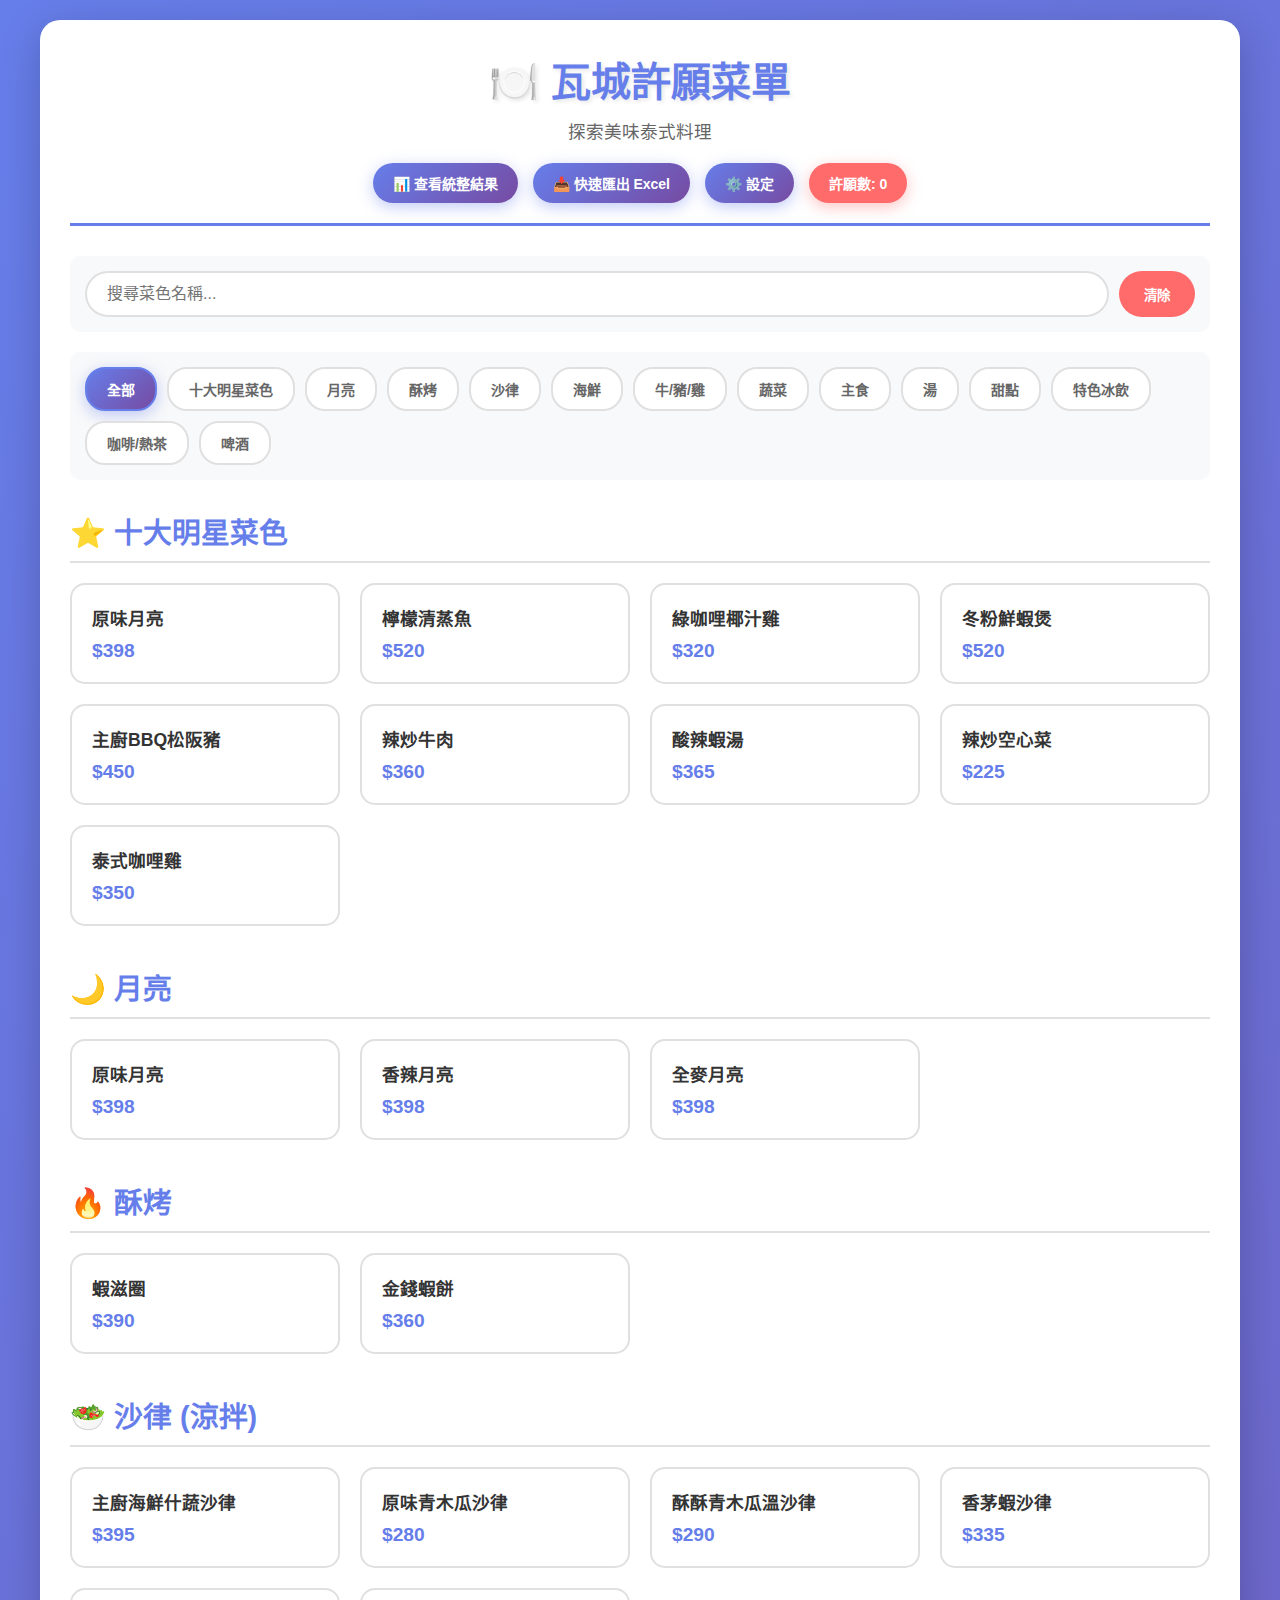
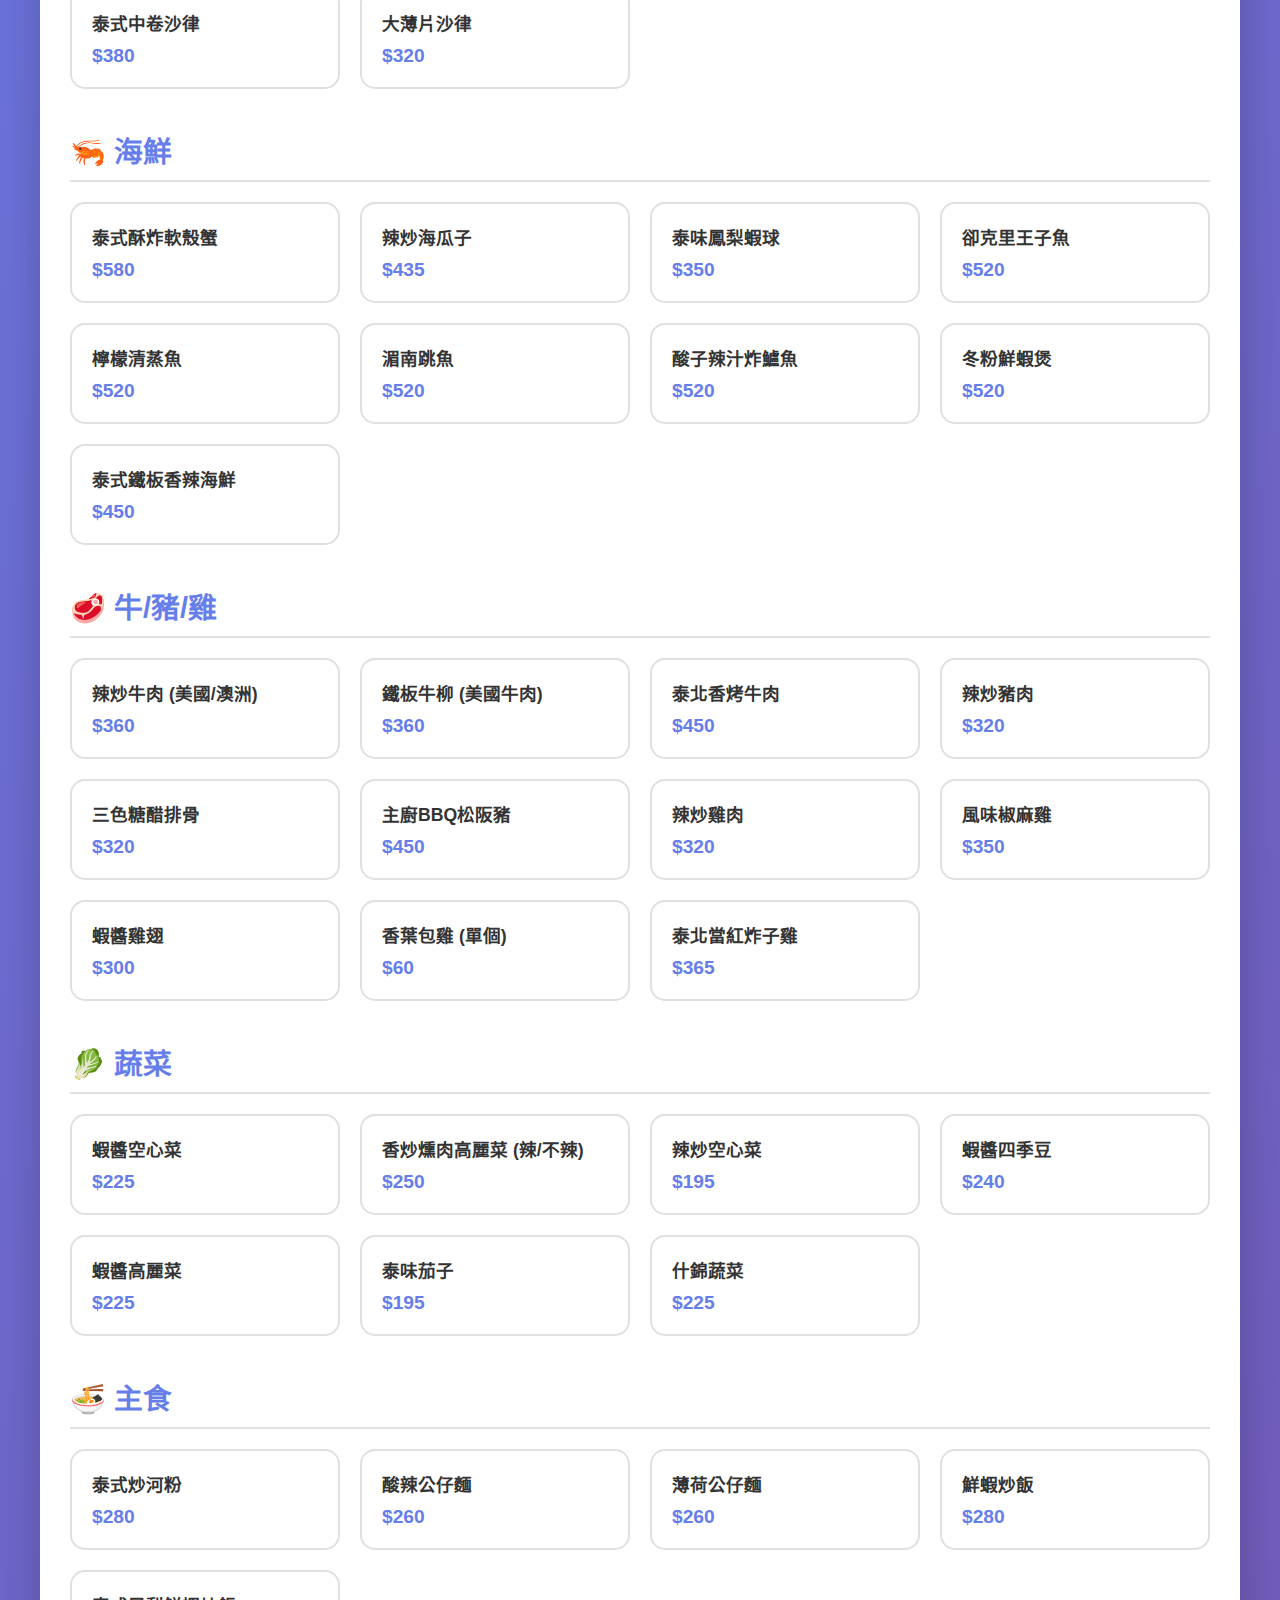
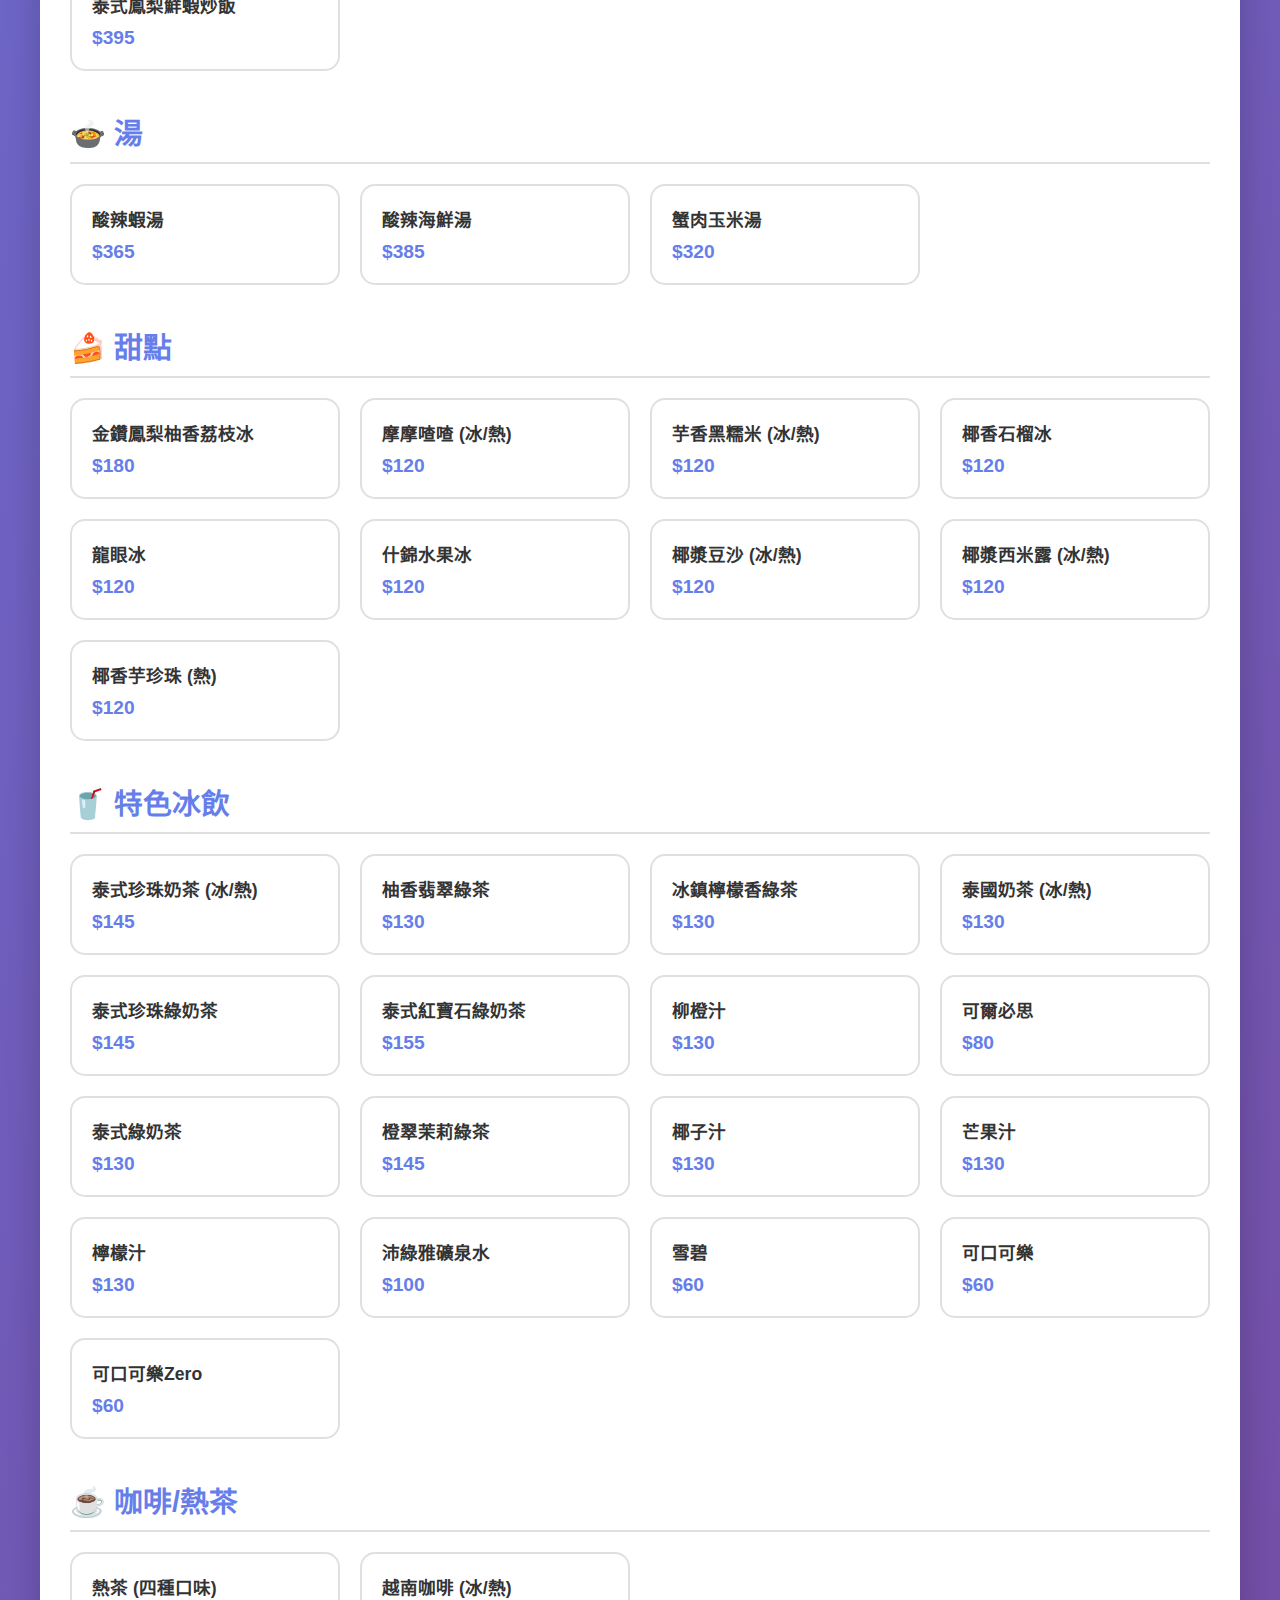
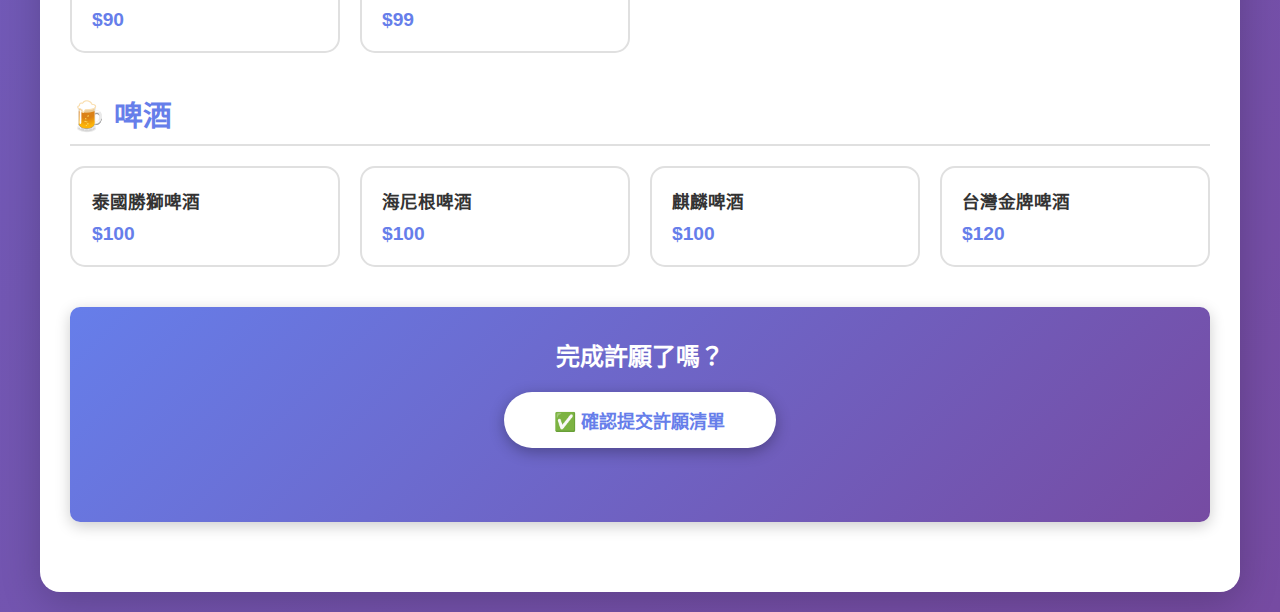
<file: index.html>
<!DOCTYPE html>
<html lang="zh-TW">
<head>
    <meta charset="UTF-8">
    <meta name="viewport" content="width=device-width, initial-scale=1.0">
    <title>瓦城許願菜單</title>
    <link rel="stylesheet" href="styles.css">
</head>
<body>
    <div class="container">
        <header>
            <h1>🍽️ 瓦城許願菜單</h1>
            <p class="subtitle">探索美味泰式料理</p>
            <div class="header-actions">
                <button id="viewSummary" class="summary-btn">📊 查看統整結果</button>
                <button id="quickExport" class="summary-btn">📥 快速匯出 Excel</button>
                <a href="settings.html" class="summary-btn" style="text-decoration: none; display: inline-block;">⚙️ 設定</a>
                <span id="wishCount" class="wish-count">許願數: 0</span>
            </div>
        </header>

        <div class="search-bar">
            <input type="text" id="searchInput" placeholder="搜尋菜色名稱...">
            <button id="clearSearch" class="clear-btn">清除</button>
        </div>

        <div class="category-filter">
            <button class="filter-btn active" data-category="all">全部</button>
            <button class="filter-btn" data-category="十大明星菜色">十大明星菜色</button>
            <button class="filter-btn" data-category="月亮">月亮</button>
            <button class="filter-btn" data-category="酥烤">酥烤</button>
            <button class="filter-btn" data-category="沙律">沙律</button>
            <button class="filter-btn" data-category="海鮮">海鮮</button>
            <button class="filter-btn" data-category="牛/豬/雞">牛/豬/雞</button>
            <button class="filter-btn" data-category="蔬菜">蔬菜</button>
            <button class="filter-btn" data-category="主食">主食</button>
            <button class="filter-btn" data-category="湯">湯</button>
            <button class="filter-btn" data-category="甜點">甜點</button>
            <button class="filter-btn" data-category="特色冰飲">特色冰飲</button>
            <button class="filter-btn" data-category="咖啡/熱茶">咖啡/熱茶</button>
            <button class="filter-btn" data-category="啤酒">啤酒</button>
        </div>

        <div id="menuContainer" class="menu-container">
            <!-- 十大明星菜色 -->
            <section class="menu-section" data-category="十大明星菜色">
                <h2 class="category-title">⭐ 十大明星菜色</h2>
                <div class="menu-grid">
                    <div class="menu-item" data-name="原味月亮" data-price="398">
                        <div class="item-name">原味月亮</div>
                        <div class="item-price">$398</div>
                    </div>
                    <div class="menu-item" data-name="檸檬清蒸魚" data-price="520">
                        <div class="item-name">檸檬清蒸魚</div>
                        <div class="item-price">$520</div>
                    </div>
                    <div class="menu-item" data-name="綠咖哩椰汁雞" data-price="320">
                        <div class="item-name">綠咖哩椰汁雞</div>
                        <div class="item-price">$320</div>
                    </div>
                    <div class="menu-item" data-name="冬粉鮮蝦煲" data-price="520">
                        <div class="item-name">冬粉鮮蝦煲</div>
                        <div class="item-price">$520</div>
                    </div>
                    <div class="menu-item" data-name="主廚BBQ松阪豬" data-price="450">
                        <div class="item-name">主廚BBQ松阪豬</div>
                        <div class="item-price">$450</div>
                    </div>
                    <div class="menu-item" data-name="辣炒牛肉" data-price="360">
                        <div class="item-name">辣炒牛肉</div>
                        <div class="item-price">$360</div>
                    </div>
                    <div class="menu-item" data-name="酸辣蝦湯" data-price="365">
                        <div class="item-name">酸辣蝦湯</div>
                        <div class="item-price">$365</div>
                    </div>
                    <div class="menu-item" data-name="辣炒空心菜" data-price="225">
                        <div class="item-name">辣炒空心菜</div>
                        <div class="item-price">$225</div>
                    </div>
                    <div class="menu-item" data-name="泰式咖哩雞" data-price="350">
                        <div class="item-name">泰式咖哩雞</div>
                        <div class="item-price">$350</div>
                    </div>
                </div>
            </section>

            <!-- 月亮 -->
            <section class="menu-section" data-category="月亮">
                <h2 class="category-title">🌙 月亮</h2>
                <div class="menu-grid">
                    <div class="menu-item" data-name="原味月亮" data-price="398">
                        <div class="item-name">原味月亮</div>
                        <div class="item-price">$398</div>
                    </div>
                    <div class="menu-item" data-name="香辣月亮" data-price="398">
                        <div class="item-name">香辣月亮</div>
                        <div class="item-price">$398</div>
                    </div>
                    <div class="menu-item" data-name="全麥月亮" data-price="398">
                        <div class="item-name">全麥月亮</div>
                        <div class="item-price">$398</div>
                    </div>
                </div>
            </section>

            <!-- 酥烤 -->
            <section class="menu-section" data-category="酥烤">
                <h2 class="category-title">🔥 酥烤</h2>
                <div class="menu-grid">
                    <div class="menu-item" data-name="蝦滋圈" data-price="390">
                        <div class="item-name">蝦滋圈</div>
                        <div class="item-price">$390</div>
                    </div>
                    <div class="menu-item" data-name="金錢蝦餅" data-price="360">
                        <div class="item-name">金錢蝦餅</div>
                        <div class="item-price">$360</div>
                    </div>
                </div>
            </section>

            <!-- 沙律 (涼拌) -->
            <section class="menu-section" data-category="沙律">
                <h2 class="category-title">🥗 沙律 (涼拌)</h2>
                <div class="menu-grid">
                    <div class="menu-item" data-name="主廚海鮮什蔬沙律" data-price="395">
                        <div class="item-name">主廚海鮮什蔬沙律</div>
                        <div class="item-price">$395</div>
                    </div>
                    <div class="menu-item" data-name="原味青木瓜沙律" data-price="280">
                        <div class="item-name">原味青木瓜沙律</div>
                        <div class="item-price">$280</div>
                    </div>
                    <div class="menu-item" data-name="酥酥青木瓜溫沙律" data-price="290">
                        <div class="item-name">酥酥青木瓜溫沙律</div>
                        <div class="item-price">$290</div>
                    </div>
                    <div class="menu-item" data-name="香茅蝦沙律" data-price="335">
                        <div class="item-name">香茅蝦沙律</div>
                        <div class="item-price">$335</div>
                    </div>
                    <div class="menu-item" data-name="泰式中卷沙律" data-price="380">
                        <div class="item-name">泰式中卷沙律</div>
                        <div class="item-price">$380</div>
                    </div>
                    <div class="menu-item" data-name="大薄片沙律" data-price="320">
                        <div class="item-name">大薄片沙律</div>
                        <div class="item-price">$320</div>
                    </div>
                </div>
            </section>

            <!-- 海鮮 -->
            <section class="menu-section" data-category="海鮮">
                <h2 class="category-title">🦐 海鮮</h2>
                <div class="menu-grid">
                    <div class="menu-item" data-name="泰式酥炸軟殼蟹" data-price="580">
                        <div class="item-name">泰式酥炸軟殼蟹</div>
                        <div class="item-price">$580</div>
                    </div>
                    <div class="menu-item" data-name="辣炒海瓜子" data-price="435">
                        <div class="item-name">辣炒海瓜子</div>
                        <div class="item-price">$435</div>
                    </div>
                    <div class="menu-item" data-name="泰味鳳梨蝦球" data-price="350">
                        <div class="item-name">泰味鳳梨蝦球</div>
                        <div class="item-price">$350</div>
                    </div>
                    <div class="menu-item" data-name="卻克里王子魚" data-price="520">
                        <div class="item-name">卻克里王子魚</div>
                        <div class="item-price">$520</div>
                    </div>
                    <div class="menu-item" data-name="檸檬清蒸魚" data-price="520">
                        <div class="item-name">檸檬清蒸魚</div>
                        <div class="item-price">$520</div>
                    </div>
                    <div class="menu-item" data-name="湄南跳魚" data-price="520">
                        <div class="item-name">湄南跳魚</div>
                        <div class="item-price">$520</div>
                    </div>
                    <div class="menu-item" data-name="酸子辣汁炸鱸魚" data-price="520">
                        <div class="item-name">酸子辣汁炸鱸魚</div>
                        <div class="item-price">$520</div>
                    </div>
                    <div class="menu-item" data-name="冬粉鮮蝦煲" data-price="520">
                        <div class="item-name">冬粉鮮蝦煲</div>
                        <div class="item-price">$520</div>
                    </div>
                    <div class="menu-item" data-name="泰式鐵板香辣海鮮" data-price="450">
                        <div class="item-name">泰式鐵板香辣海鮮</div>
                        <div class="item-price">$450</div>
                    </div>
                </div>
            </section>

            <!-- 牛/豬/雞 -->
            <section class="menu-section" data-category="牛/豬/雞">
                <h2 class="category-title">🥩 牛/豬/雞</h2>
                <div class="menu-grid">
                    <div class="menu-item" data-name="辣炒牛肉 (美國/澳洲)" data-price="360">
                        <div class="item-name">辣炒牛肉 (美國/澳洲)</div>
                        <div class="item-price">$360</div>
                    </div>
                    <div class="menu-item" data-name="鐵板牛柳 (美國牛肉)" data-price="360">
                        <div class="item-name">鐵板牛柳 (美國牛肉)</div>
                        <div class="item-price">$360</div>
                    </div>
                    <div class="menu-item" data-name="泰北香烤牛肉" data-price="450">
                        <div class="item-name">泰北香烤牛肉</div>
                        <div class="item-price">$450</div>
                    </div>
                    <div class="menu-item" data-name="辣炒豬肉" data-price="320">
                        <div class="item-name">辣炒豬肉</div>
                        <div class="item-price">$320</div>
                    </div>
                    <div class="menu-item" data-name="三色糖醋排骨" data-price="320">
                        <div class="item-name">三色糖醋排骨</div>
                        <div class="item-price">$320</div>
                    </div>
                    <div class="menu-item" data-name="主廚BBQ松阪豬" data-price="450">
                        <div class="item-name">主廚BBQ松阪豬</div>
                        <div class="item-price">$450</div>
                    </div>
                    <div class="menu-item" data-name="辣炒雞肉" data-price="320">
                        <div class="item-name">辣炒雞肉</div>
                        <div class="item-price">$320</div>
                    </div>
                    <div class="menu-item" data-name="風味椒麻雞" data-price="350">
                        <div class="item-name">風味椒麻雞</div>
                        <div class="item-price">$350</div>
                    </div>
                    <div class="menu-item" data-name="蝦醬雞翅" data-price="300">
                        <div class="item-name">蝦醬雞翅</div>
                        <div class="item-price">$300</div>
                    </div>
                    <div class="menu-item" data-name="香葉包雞 (單個)" data-price="60">
                        <div class="item-name">香葉包雞 (單個)</div>
                        <div class="item-price">$60</div>
                    </div>
                    <div class="menu-item" data-name="泰北當紅炸子雞" data-price="365">
                        <div class="item-name">泰北當紅炸子雞</div>
                        <div class="item-price">$365</div>
                    </div>
                </div>
            </section>

            <!-- 蔬菜 -->
            <section class="menu-section" data-category="蔬菜">
                <h2 class="category-title">🥬 蔬菜</h2>
                <div class="menu-grid">
                    <div class="menu-item" data-name="蝦醬空心菜" data-price="225">
                        <div class="item-name">蝦醬空心菜</div>
                        <div class="item-price">$225</div>
                    </div>
                    <div class="menu-item" data-name="香炒燻肉高麗菜 (辣/不辣)" data-price="250">
                        <div class="item-name">香炒燻肉高麗菜 (辣/不辣)</div>
                        <div class="item-price">$250</div>
                    </div>
                    <div class="menu-item" data-name="辣炒空心菜" data-price="195">
                        <div class="item-name">辣炒空心菜</div>
                        <div class="item-price">$195</div>
                    </div>
                    <div class="menu-item" data-name="蝦醬四季豆" data-price="240">
                        <div class="item-name">蝦醬四季豆</div>
                        <div class="item-price">$240</div>
                    </div>
                    <div class="menu-item" data-name="蝦醬高麗菜" data-price="225">
                        <div class="item-name">蝦醬高麗菜</div>
                        <div class="item-price">$225</div>
                    </div>
                    <div class="menu-item" data-name="泰味茄子" data-price="195">
                        <div class="item-name">泰味茄子</div>
                        <div class="item-price">$195</div>
                    </div>
                    <div class="menu-item" data-name="什錦蔬菜" data-price="225">
                        <div class="item-name">什錦蔬菜</div>
                        <div class="item-price">$225</div>
                    </div>
                </div>
            </section>

            <!-- 主食 -->
            <section class="menu-section" data-category="主食">
                <h2 class="category-title">🍜 主食</h2>
                <div class="menu-grid">
                    <div class="menu-item" data-name="泰式炒河粉" data-price="280">
                        <div class="item-name">泰式炒河粉</div>
                        <div class="item-price">$280</div>
                    </div>
                    <div class="menu-item" data-name="酸辣公仔麵" data-price="260">
                        <div class="item-name">酸辣公仔麵</div>
                        <div class="item-price">$260</div>
                    </div>
                    <div class="menu-item" data-name="薄荷公仔麵" data-price="260">
                        <div class="item-name">薄荷公仔麵</div>
                        <div class="item-price">$260</div>
                    </div>
                    <div class="menu-item" data-name="鮮蝦炒飯" data-price="280">
                        <div class="item-name">鮮蝦炒飯</div>
                        <div class="item-price">$280</div>
                    </div>
                    <div class="menu-item" data-name="泰式鳳梨鮮蝦炒飯" data-price="395">
                        <div class="item-name">泰式鳳梨鮮蝦炒飯</div>
                        <div class="item-price">$395</div>
                    </div>
                </div>
            </section>

            <!-- 湯 -->
            <section class="menu-section" data-category="湯">
                <h2 class="category-title">🍲 湯</h2>
                <div class="menu-grid">
                    <div class="menu-item" data-name="酸辣蝦湯" data-price="365">
                        <div class="item-name">酸辣蝦湯</div>
                        <div class="item-price">$365</div>
                    </div>
                    <div class="menu-item" data-name="酸辣海鮮湯" data-price="385">
                        <div class="item-name">酸辣海鮮湯</div>
                        <div class="item-price">$385</div>
                    </div>
                    <div class="menu-item" data-name="蟹肉玉米湯" data-price="320">
                        <div class="item-name">蟹肉玉米湯</div>
                        <div class="item-price">$320</div>
                    </div>
                </div>
            </section>

            <!-- 甜點 -->
            <section class="menu-section" data-category="甜點">
                <h2 class="category-title">🍰 甜點</h2>
                <div class="menu-grid">
                    <div class="menu-item" data-name="金鑽鳳梨柚香荔枝冰" data-price="180">
                        <div class="item-name">金鑽鳳梨柚香荔枝冰</div>
                        <div class="item-price">$180</div>
                    </div>
                    <div class="menu-item" data-name="摩摩喳喳 (冰/熱)" data-price="120">
                        <div class="item-name">摩摩喳喳 (冰/熱)</div>
                        <div class="item-price">$120</div>
                    </div>
                    <div class="menu-item" data-name="芋香黑糯米 (冰/熱)" data-price="120">
                        <div class="item-name">芋香黑糯米 (冰/熱)</div>
                        <div class="item-price">$120</div>
                    </div>
                    <div class="menu-item" data-name="椰香石榴冰" data-price="120">
                        <div class="item-name">椰香石榴冰</div>
                        <div class="item-price">$120</div>
                    </div>
                    <div class="menu-item" data-name="龍眼冰" data-price="120">
                        <div class="item-name">龍眼冰</div>
                        <div class="item-price">$120</div>
                    </div>
                    <div class="menu-item" data-name="什錦水果冰" data-price="120">
                        <div class="item-name">什錦水果冰</div>
                        <div class="item-price">$120</div>
                    </div>
                    <div class="menu-item" data-name="椰漿豆沙 (冰/熱)" data-price="120">
                        <div class="item-name">椰漿豆沙 (冰/熱)</div>
                        <div class="item-price">$120</div>
                    </div>
                    <div class="menu-item" data-name="椰漿西米露 (冰/熱)" data-price="120">
                        <div class="item-name">椰漿西米露 (冰/熱)</div>
                        <div class="item-price">$120</div>
                    </div>
                    <div class="menu-item" data-name="椰香芋珍珠 (熱)" data-price="120">
                        <div class="item-name">椰香芋珍珠 (熱)</div>
                        <div class="item-price">$120</div>
                    </div>
                </div>
            </section>

            <!-- 特色冰飲 -->
            <section class="menu-section" data-category="特色冰飲">
                <h2 class="category-title">🥤 特色冰飲</h2>
                <div class="menu-grid">
                    <div class="menu-item" data-name="泰式珍珠奶茶 (冰/熱)" data-price="145">
                        <div class="item-name">泰式珍珠奶茶 (冰/熱)</div>
                        <div class="item-price">$145</div>
                    </div>
                    <div class="menu-item" data-name="柚香翡翠綠茶" data-price="130">
                        <div class="item-name">柚香翡翠綠茶</div>
                        <div class="item-price">$130</div>
                    </div>
                    <div class="menu-item" data-name="冰鎮檸檬香綠茶" data-price="130">
                        <div class="item-name">冰鎮檸檬香綠茶</div>
                        <div class="item-price">$130</div>
                    </div>
                    <div class="menu-item" data-name="泰國奶茶 (冰/熱)" data-price="130">
                        <div class="item-name">泰國奶茶 (冰/熱)</div>
                        <div class="item-price">$130</div>
                    </div>
                    <div class="menu-item" data-name="泰式珍珠綠奶茶" data-price="145">
                        <div class="item-name">泰式珍珠綠奶茶</div>
                        <div class="item-price">$145</div>
                    </div>
                    <div class="menu-item" data-name="泰式紅寶石綠奶茶" data-price="155">
                        <div class="item-name">泰式紅寶石綠奶茶</div>
                        <div class="item-price">$155</div>
                    </div>
                    <div class="menu-item" data-name="柳橙汁" data-price="130">
                        <div class="item-name">柳橙汁</div>
                        <div class="item-price">$130</div>
                    </div>
                    <div class="menu-item" data-name="可爾必思" data-price="80">
                        <div class="item-name">可爾必思</div>
                        <div class="item-price">$80</div>
                    </div>
                    <div class="menu-item" data-name="泰式綠奶茶" data-price="130">
                        <div class="item-name">泰式綠奶茶</div>
                        <div class="item-price">$130</div>
                    </div>
                    <div class="menu-item" data-name="橙翠茉莉綠茶" data-price="145">
                        <div class="item-name">橙翠茉莉綠茶</div>
                        <div class="item-price">$145</div>
                    </div>
                    <div class="menu-item" data-name="椰子汁" data-price="130">
                        <div class="item-name">椰子汁</div>
                        <div class="item-price">$130</div>
                    </div>
                    <div class="menu-item" data-name="芒果汁" data-price="130">
                        <div class="item-name">芒果汁</div>
                        <div class="item-price">$130</div>
                    </div>
                    <div class="menu-item" data-name="檸檬汁" data-price="130">
                        <div class="item-name">檸檬汁</div>
                        <div class="item-price">$130</div>
                    </div>
                    <div class="menu-item" data-name="沛綠雅礦泉水" data-price="100">
                        <div class="item-name">沛綠雅礦泉水</div>
                        <div class="item-price">$100</div>
                    </div>
                    <div class="menu-item" data-name="雪碧" data-price="60">
                        <div class="item-name">雪碧</div>
                        <div class="item-price">$60</div>
                    </div>
                    <div class="menu-item" data-name="可口可樂" data-price="60">
                        <div class="item-name">可口可樂</div>
                        <div class="item-price">$60</div>
                    </div>
                    <div class="menu-item" data-name="可口可樂Zero" data-price="60">
                        <div class="item-name">可口可樂Zero</div>
                        <div class="item-price">$60</div>
                    </div>
                </div>
            </section>

            <!-- 咖啡/熱茶 -->
            <section class="menu-section" data-category="咖啡/熱茶">
                <h2 class="category-title">☕ 咖啡/熱茶</h2>
                <div class="menu-grid">
                    <div class="menu-item" data-name="熱茶 (四種口味)" data-price="90">
                        <div class="item-name">熱茶 (四種口味)</div>
                        <div class="item-price">$90</div>
                    </div>
                    <div class="menu-item" data-name="越南咖啡 (冰/熱)" data-price="99">
                        <div class="item-name">越南咖啡 (冰/熱)</div>
                        <div class="item-price">$99</div>
                    </div>
                </div>
            </section>

            <!-- 啤酒 -->
            <section class="menu-section" data-category="啤酒">
                <h2 class="category-title">🍺 啤酒</h2>
                <div class="menu-grid">
                    <div class="menu-item" data-name="泰國勝獅啤酒" data-price="100">
                        <div class="item-name">泰國勝獅啤酒</div>
                        <div class="item-price">$100</div>
                    </div>
                    <div class="menu-item" data-name="海尼根啤酒" data-price="100">
                        <div class="item-name">海尼根啤酒</div>
                        <div class="item-price">$100</div>
                    </div>
                    <div class="menu-item" data-name="麒麟啤酒" data-price="100">
                        <div class="item-name">麒麟啤酒</div>
                        <div class="item-price">$100</div>
                    </div>
                    <div class="menu-item" data-name="台灣金牌啤酒" data-price="120">
                        <div class="item-name">台灣金牌啤酒</div>
                        <div class="item-price">$120</div>
                    </div>
                </div>
            </section>
        </div>
        
        <!-- 確認按鈕區域 -->
        <div class="confirm-section">
            <h2>完成許願了嗎？</h2>
            <button id="confirmSubmit" class="confirm-btn">
                ✅ 確認提交許願清單
            </button>
            <p id="submitStatus"></p>
        </div>
    </div>

    <!-- 統整結果模態框 -->
    <div id="summaryModal" class="modal">
        <div class="modal-content">
            <span class="close">&times;</span>
            <h2>📊 許願清單統整</h2>
            <div id="summaryContent"></div>
            <div class="modal-actions">
                <button id="exportExcel" class="export-btn">📥 匯出 Excel</button>
                <button id="clearWishlist" class="clear-wishlist-btn">🗑️ 清空許願清單</button>
            </div>
        </div>
    </div>

    <!-- SheetJS 庫用於生成 Excel 文件 -->
    <script src="https://cdn.sheetjs.com/xlsx-0.20.1/package/dist/xlsx.full.min.js"></script>
    <!-- GitHub 儲存功能 -->
    <script src="github-storage.js"></script>
    <script src="script.js"></script>
</body>
</html>
</file>
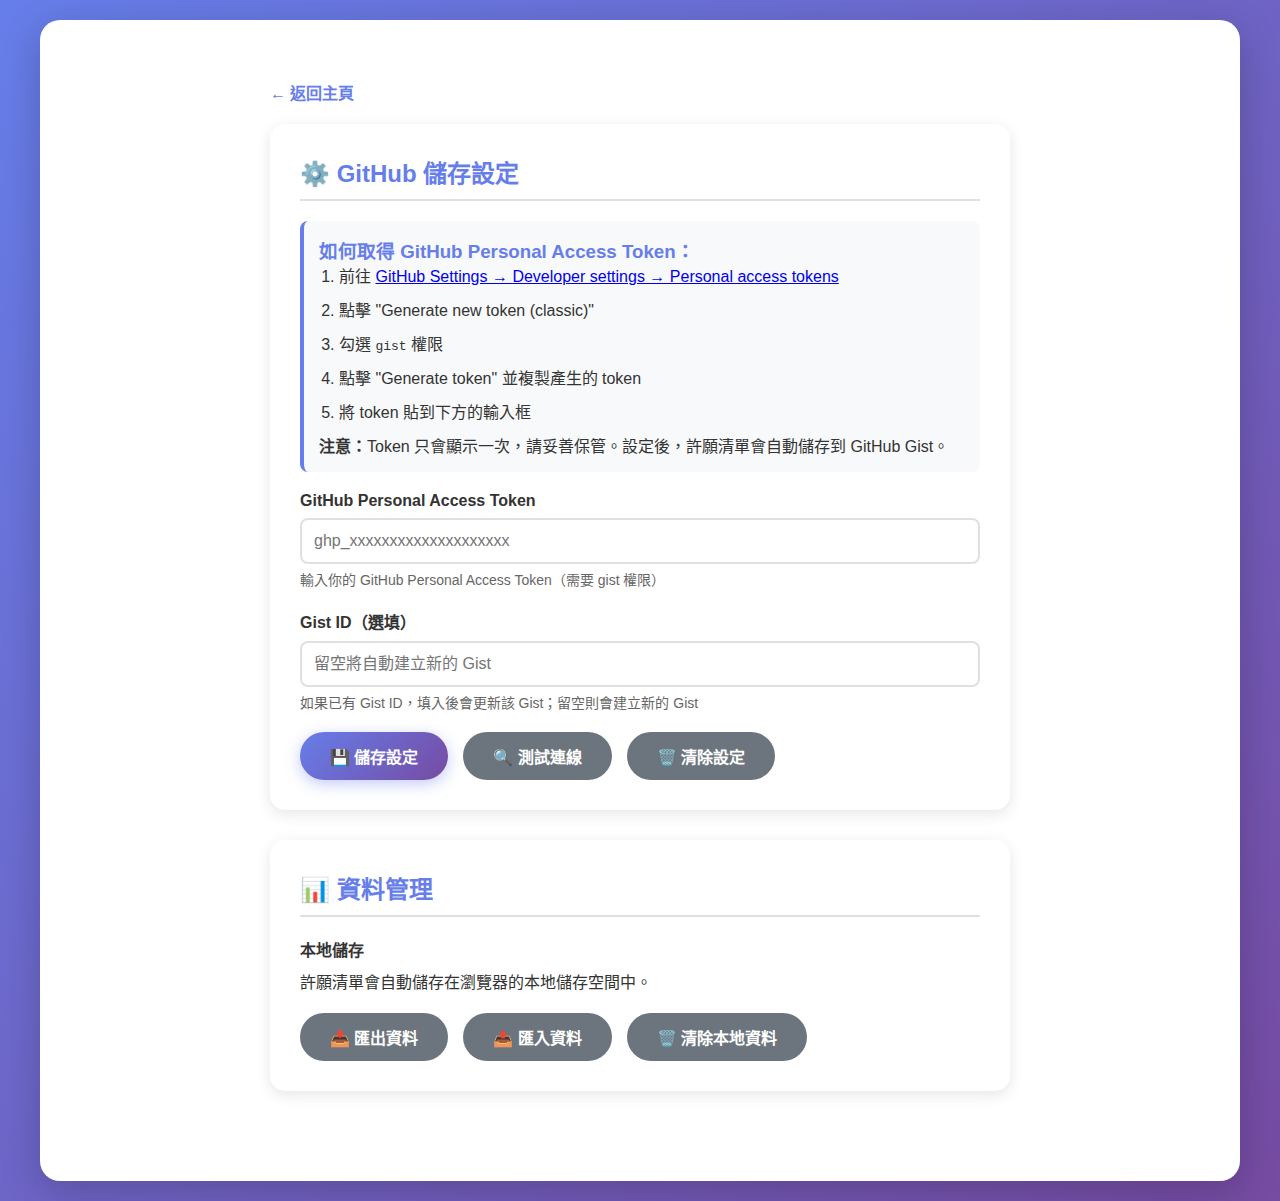
<file: settings.html>
<!DOCTYPE html>
<html lang="zh-TW">
<head>
    <meta charset="UTF-8">
    <meta name="viewport" content="width=device-width, initial-scale=1.0">
    <title>設定 - 瓦城許願菜單</title>
    <link rel="stylesheet" href="styles.css">
    <style>
        .settings-container {
            max-width: 800px;
            margin: 0 auto;
            padding: 30px;
        }
        
        .settings-section {
            background: white;
            border-radius: 15px;
            padding: 30px;
            margin-bottom: 30px;
            box-shadow: 0 4px 15px rgba(0,0,0,0.1);
        }
        
        .settings-section h2 {
            color: #667eea;
            margin-bottom: 20px;
            padding-bottom: 10px;
            border-bottom: 2px solid #e0e0e0;
        }
        
        .form-group {
            margin-bottom: 20px;
        }
        
        .form-group label {
            display: block;
            margin-bottom: 8px;
            font-weight: bold;
            color: #333;
        }
        
        .form-group input {
            width: 100%;
            padding: 12px;
            border: 2px solid #e0e0e0;
            border-radius: 8px;
            font-size: 16px;
            transition: border-color 0.3s;
        }
        
        .form-group input:focus {
            outline: none;
            border-color: #667eea;
        }
        
        .form-group small {
            display: block;
            margin-top: 5px;
            color: #666;
            font-size: 14px;
        }
        
        .btn-group {
            display: flex;
            gap: 15px;
            margin-top: 20px;
        }
        
        .btn {
            padding: 12px 30px;
            border: none;
            border-radius: 25px;
            cursor: pointer;
            font-size: 16px;
            font-weight: bold;
            transition: all 0.3s;
        }
        
        .btn-primary {
            background: linear-gradient(135deg, #667eea 0%, #764ba2 100%);
            color: white;
            box-shadow: 0 4px 15px rgba(102, 126, 234, 0.4);
        }
        
        .btn-primary:hover {
            transform: translateY(-2px);
            box-shadow: 0 6px 20px rgba(102, 126, 234, 0.6);
        }
        
        .btn-secondary {
            background: #6c757d;
            color: white;
        }
        
        .btn-secondary:hover {
            background: #5a6268;
        }
        
        .status-message {
            margin-top: 15px;
            padding: 12px;
            border-radius: 8px;
            font-weight: bold;
        }
        
        .status-success {
            background: #d4edda;
            color: #155724;
            border: 1px solid #c3e6cb;
        }
        
        .status-error {
            background: #f8d7da;
            color: #721c24;
            border: 1px solid #f5c6cb;
        }
        
        .status-info {
            background: #d1ecf1;
            color: #0c5460;
            border: 1px solid #bee5eb;
        }
        
        .back-link {
            display: inline-block;
            margin-bottom: 20px;
            color: #667eea;
            text-decoration: none;
            font-weight: bold;
            transition: color 0.3s;
        }
        
        .back-link:hover {
            color: #764ba2;
        }
        
        .info-box {
            background: #f8f9fa;
            padding: 15px;
            border-radius: 8px;
            border-left: 4px solid #667eea;
            margin-bottom: 20px;
        }
        
        .info-box h3 {
            margin-top: 0;
            color: #667eea;
        }
        
        .info-box ol {
            margin-left: 20px;
        }
        
        .info-box li {
            margin-bottom: 10px;
        }
    </style>
</head>
<body>
    <div class="container">
        <div class="settings-container">
            <a href="index.html" class="back-link">← 返回主頁</a>
            
            <div class="settings-section">
                <h2>⚙️ GitHub 儲存設定</h2>
                
                <div class="info-box">
                    <h3>如何取得 GitHub Personal Access Token：</h3>
                    <ol>
                        <li>前往 <a href="https://github.com/settings/tokens" target="_blank">GitHub Settings → Developer settings → Personal access tokens</a></li>
                        <li>點擊 "Generate new token (classic)"</li>
                        <li>勾選 <code>gist</code> 權限</li>
                        <li>點擊 "Generate token" 並複製產生的 token</li>
                        <li>將 token 貼到下方的輸入框</li>
                    </ol>
                    <p><strong>注意：</strong>Token 只會顯示一次，請妥善保管。設定後，許願清單會自動儲存到 GitHub Gist。</p>
                </div>
                
                <form id="githubForm">
                    <div class="form-group">
                        <label for="githubToken">GitHub Personal Access Token</label>
                        <input type="password" id="githubToken" placeholder="ghp_xxxxxxxxxxxxxxxxxxxx">
                        <small>輸入你的 GitHub Personal Access Token（需要 gist 權限）</small>
                    </div>
                    
                    <div class="form-group">
                        <label for="gistId">Gist ID（選填）</label>
                        <input type="text" id="gistId" placeholder="留空將自動建立新的 Gist">
                        <small>如果已有 Gist ID，填入後會更新該 Gist；留空則會建立新的 Gist</small>
                    </div>
                    
                    <div class="btn-group">
                        <button type="submit" class="btn btn-primary">💾 儲存設定</button>
                        <button type="button" class="btn btn-secondary" id="testConnection">🔍 測試連線</button>
                        <button type="button" class="btn btn-secondary" id="clearSettings">🗑️ 清除設定</button>
                    </div>
                </form>
                
                <div id="githubStatus"></div>
            </div>
            
            <div class="settings-section">
                <h2>📊 資料管理</h2>
                
                <div class="form-group">
                    <label>本地儲存</label>
                    <p>許願清單會自動儲存在瀏覽器的本地儲存空間中。</p>
                </div>
                
                <div class="btn-group">
                    <button type="button" class="btn btn-secondary" id="exportData">📥 匯出資料</button>
                    <button type="button" class="btn btn-secondary" id="importData">📤 匯入資料</button>
                    <button type="button" class="btn btn-secondary" id="clearData">🗑️ 清除本地資料</button>
                </div>
                
                <input type="file" id="importFile" accept=".json" style="display: none;">
                <div id="dataStatus"></div>
            </div>
        </div>
    </div>
    
    <script src="github-storage.js"></script>
    <script>
        // 載入現有設定
        document.addEventListener('DOMContentLoaded', function() {
            const config = getGitHubConfig();
            if (config.token) {
                document.getElementById('githubToken').value = config.token;
            }
            if (config.gistId) {
                document.getElementById('gistId').value = config.gistId;
            }
        });
        
        // GitHub 設定表單提交
        document.getElementById('githubForm').addEventListener('submit', function(e) {
            e.preventDefault();
            const token = document.getElementById('githubToken').value.trim();
            const gistId = document.getElementById('gistId').value.trim();
            const statusEl = document.getElementById('githubStatus');
            
            if (!token) {
                showStatus(statusEl, '請輸入 GitHub Token', 'error');
                return;
            }
            
            setGitHubConfig(token, gistId);
            showStatus(statusEl, '✅ 設定已儲存！', 'success');
        });
        
        // 測試連線
        document.getElementById('testConnection').addEventListener('click', async function() {
            const token = document.getElementById('githubToken').value.trim();
            const statusEl = document.getElementById('githubStatus');
            
            if (!token) {
                showStatus(statusEl, '請先輸入 GitHub Token', 'error');
                return;
            }
            
            showStatus(statusEl, '⏳ 正在測試連線...', 'info');
            
            try {
                // 臨時設定 token 來測試
                const originalConfig = getGitHubConfig();
                setGitHubConfig(token, document.getElementById('gistId').value.trim());
                
                const result = await testGitHubConnection();
                showStatus(statusEl, `✅ 連線成功！使用者：${result.username}${result.name ? ' (' + result.name + ')' : ''}`, 'success');
            } catch (error) {
                showStatus(statusEl, `❌ ${error.message}`, 'error');
            }
        });
        
        // 清除設定
        document.getElementById('clearSettings').addEventListener('click', function() {
            if (confirm('確定要清除 GitHub 設定嗎？')) {
                setGitHubConfig('', '');
                document.getElementById('githubToken').value = '';
                document.getElementById('gistId').value = '';
                document.getElementById('githubStatus').innerHTML = '';
                showStatus(document.getElementById('githubStatus'), '✅ 設定已清除', 'success');
            }
        });
        
        // 匯出資料
        document.getElementById('exportData').addEventListener('click', function() {
            try {
                const wishlist = JSON.parse(localStorage.getItem('wishlist') || '[]');
                const githubConfig = JSON.parse(localStorage.getItem('githubConfig') || '{}');
                
                const data = {
                    wishlist: wishlist,
                    githubConfig: githubConfig,
                    exportDate: new Date().toISOString()
                };
                
                const blob = new Blob([JSON.stringify(data, null, 2)], { type: 'application/json' });
                const url = URL.createObjectURL(blob);
                const a = document.createElement('a');
                a.href = url;
                a.download = `wishlist_backup_${new Date().toISOString().slice(0, 10)}.json`;
                a.click();
                URL.revokeObjectURL(url);
                
                showStatus(document.getElementById('dataStatus'), '✅ 資料已匯出', 'success');
            } catch (error) {
                showStatus(document.getElementById('dataStatus'), '❌ 匯出失敗：' + error.message, 'error');
            }
        });
        
        // 匯入資料
        document.getElementById('importData').addEventListener('click', function() {
            document.getElementById('importFile').click();
        });
        
        document.getElementById('importFile').addEventListener('change', function(e) {
            const file = e.target.files[0];
            if (!file) return;
            
            const reader = new FileReader();
            reader.onload = function(event) {
                try {
                    const data = JSON.parse(event.target.result);
                    
                    if (data.wishlist) {
                        localStorage.setItem('wishlist', JSON.stringify(data.wishlist));
                    }
                    
                    if (data.githubConfig) {
                        localStorage.setItem('githubConfig', JSON.stringify(data.githubConfig));
                        const config = getGitHubConfig();
                        document.getElementById('githubToken').value = config.token || '';
                        document.getElementById('gistId').value = config.gistId || '';
                    }
                    
                    showStatus(document.getElementById('dataStatus'), '✅ 資料已匯入', 'success');
                } catch (error) {
                    showStatus(document.getElementById('dataStatus'), '❌ 匯入失敗：' + error.message, 'error');
                }
            };
            reader.readAsText(file);
        });
        
        // 清除本地資料
        document.getElementById('clearData').addEventListener('click', function() {
            if (confirm('確定要清除所有本地資料嗎？這將刪除許願清單和設定。')) {
                localStorage.removeItem('wishlist');
                localStorage.removeItem('githubConfig');
                showStatus(document.getElementById('dataStatus'), '✅ 本地資料已清除', 'success');
            }
        });
        
        // 顯示狀態訊息
        function showStatus(element, message, type) {
            element.innerHTML = `<div class="status-message status-${type}">${message}</div>`;
            setTimeout(() => {
                element.innerHTML = '';
            }, 5000);
        }
    </script>
</body>
</html>
</file>
<file: styles.css>
* {
    margin: 0;
    padding: 0;
    box-sizing: border-box;
}

body {
    font-family: 'Microsoft JhengHei', '微軟正黑體', Arial, sans-serif;
    background: linear-gradient(135deg, #667eea 0%, #764ba2 100%);
    min-height: 100vh;
    padding: 20px;
    color: #333;
}

.container {
    max-width: 1200px;
    margin: 0 auto;
    background: white;
    border-radius: 20px;
    box-shadow: 0 10px 40px rgba(0,0,0,0.2);
    padding: 30px;
}

header {
    text-align: center;
    margin-bottom: 30px;
    padding-bottom: 20px;
    border-bottom: 3px solid #667eea;
}

header h1 {
    font-size: 2.5em;
    color: #667eea;
    margin-bottom: 10px;
    text-shadow: 2px 2px 4px rgba(0,0,0,0.1);
}

.subtitle {
    color: #666;
    font-size: 1.1em;
    margin-bottom: 20px;
}

.header-actions {
    display: flex;
    justify-content: center;
    align-items: center;
    gap: 15px;
    flex-wrap: wrap;
    margin-top: 20px;
}

.summary-btn {
    background: linear-gradient(135deg, #667eea 0%, #764ba2 100%);
    color: white;
    border: none;
    padding: 10px 20px;
    border-radius: 25px;
    cursor: pointer;
    font-size: 14px;
    font-weight: bold;
    transition: all 0.3s;
    box-shadow: 0 4px 15px rgba(102, 126, 234, 0.4);
}

.summary-btn:hover {
    transform: translateY(-2px);
    box-shadow: 0 6px 20px rgba(102, 126, 234, 0.6);
}

.wish-count {
    background: #ff6b6b;
    color: white;
    padding: 10px 20px;
    border-radius: 25px;
    font-weight: bold;
    font-size: 14px;
    box-shadow: 0 4px 15px rgba(255, 107, 107, 0.4);
}

.search-bar {
    display: flex;
    gap: 10px;
    margin-bottom: 20px;
    padding: 15px;
    background: #f8f9fa;
    border-radius: 10px;
}

#searchInput {
    flex: 1;
    padding: 12px 20px;
    border: 2px solid #e0e0e0;
    border-radius: 25px;
    font-size: 16px;
    outline: none;
    transition: all 0.3s;
}

#searchInput:focus {
    border-color: #667eea;
    box-shadow: 0 0 10px rgba(102, 126, 234, 0.3);
}

.clear-btn {
    padding: 12px 25px;
    background: #ff6b6b;
    color: white;
    border: none;
    border-radius: 25px;
    cursor: pointer;
    font-weight: bold;
    transition: all 0.3s;
}

.clear-btn:hover {
    background: #ff5252;
    transform: translateY(-2px);
}

.category-filter {
    display: flex;
    flex-wrap: wrap;
    gap: 10px;
    margin-bottom: 30px;
    padding: 15px;
    background: #f8f9fa;
    border-radius: 10px;
}

.filter-btn {
    padding: 10px 20px;
    background: white;
    border: 2px solid #e0e0e0;
    border-radius: 20px;
    cursor: pointer;
    font-size: 14px;
    font-weight: bold;
    transition: all 0.3s;
    color: #666;
}

.filter-btn:hover {
    border-color: #667eea;
    color: #667eea;
    transform: translateY(-2px);
}

.filter-btn.active {
    background: linear-gradient(135deg, #667eea 0%, #764ba2 100%);
    color: white;
    border-color: #667eea;
    box-shadow: 0 4px 15px rgba(102, 126, 234, 0.4);
}

.menu-container {
    margin-bottom: 40px;
}

.menu-section {
    margin-bottom: 40px;
}

.category-title {
    font-size: 1.8em;
    color: #667eea;
    margin-bottom: 20px;
    padding-bottom: 10px;
    border-bottom: 2px solid #e0e0e0;
}

.menu-grid {
    display: grid;
    grid-template-columns: repeat(auto-fill, minmax(250px, 1fr));
    gap: 20px;
}

.menu-item {
    background: white;
    border: 2px solid #e0e0e0;
    border-radius: 15px;
    padding: 20px;
    cursor: pointer;
    transition: all 0.3s;
    position: relative;
    overflow: hidden;
}

.menu-item::before {
    content: '';
    position: absolute;
    top: 0;
    left: -100%;
    width: 100%;
    height: 100%;
    background: linear-gradient(90deg, transparent, rgba(102, 126, 234, 0.1), transparent);
    transition: left 0.5s;
}

.menu-item:hover::before {
    left: 100%;
}

.menu-item:hover {
    transform: translateY(-5px);
    border-color: #667eea;
    box-shadow: 0 8px 25px rgba(102, 126, 234, 0.3);
}

.menu-item.wished {
    background: linear-gradient(135deg, #ffeaa7 0%, #fdcb6e 100%);
    border-color: #f39c12;
    box-shadow: 0 8px 25px rgba(243, 156, 18, 0.3);
}

.menu-item.wished::after {
    content: '⭐';
    position: absolute;
    top: 10px;
    right: 10px;
    font-size: 24px;
}

.item-name {
    font-size: 1.1em;
    font-weight: bold;
    color: #333;
    margin-bottom: 10px;
}

.item-price {
    font-size: 1.2em;
    color: #667eea;
    font-weight: bold;
}

.confirm-section {
    margin-top: 40px;
    margin-bottom: 40px;
    padding: 30px;
    text-align: center;
    background: linear-gradient(135deg, #667eea 0%, #764ba2 100%);
    border-radius: 10px;
    box-shadow: 0 4px 15px rgba(0,0,0,0.2);
}

.confirm-section h2 {
    color: white;
    margin-bottom: 20px;
    font-size: 24px;
}

.confirm-btn {
    background: white;
    color: #667eea;
    padding: 15px 50px;
    border: none;
    border-radius: 50px;
    font-size: 18px;
    cursor: pointer;
    font-weight: bold;
    box-shadow: 0 4px 15px rgba(0,0,0,0.3);
    transition: all 0.3s;
}

.confirm-btn:hover {
    transform: translateY(-3px);
    box-shadow: 0 6px 20px rgba(0,0,0,0.4);
}

#submitStatus {
    margin-top: 20px;
    color: white;
    font-size: 16px;
    min-height: 24px;
}

/* 模態框樣式 */
.modal {
    display: none;
    position: fixed;
    z-index: 1000;
    left: 0;
    top: 0;
    width: 100%;
    height: 100%;
    background-color: rgba(0,0,0,0.5);
    animation: fadeIn 0.3s;
}

@keyframes fadeIn {
    from { opacity: 0; }
    to { opacity: 1; }
}

.modal-content {
    background-color: white;
    margin: 5% auto;
    padding: 30px;
    border-radius: 20px;
    width: 90%;
    max-width: 800px;
    max-height: 80vh;
    overflow-y: auto;
    box-shadow: 0 10px 40px rgba(0,0,0,0.3);
    animation: slideDown 0.3s;
}

@keyframes slideDown {
    from {
        transform: translateY(-50px);
        opacity: 0;
    }
    to {
        transform: translateY(0);
        opacity: 1;
    }
}

.close {
    color: #aaa;
    float: right;
    font-size: 28px;
    font-weight: bold;
    cursor: pointer;
    transition: color 0.3s;
}

.close:hover {
    color: #667eea;
}

.modal-content h2 {
    color: #667eea;
    margin-bottom: 20px;
    padding-bottom: 10px;
    border-bottom: 2px solid #e0e0e0;
}

#summaryContent {
    margin: 20px 0;
}

.summary-item {
    display: flex;
    justify-content: space-between;
    align-items: center;
    padding: 15px;
    margin: 10px 0;
    background: #f8f9fa;
    border-radius: 10px;
    border-left: 4px solid #667eea;
}

.summary-item-name {
    font-weight: bold;
    font-size: 1.1em;
}

.summary-item-price {
    color: #667eea;
    font-weight: bold;
}

.summary-total {
    margin-top: 20px;
    padding: 20px;
    background: linear-gradient(135deg, #667eea 0%, #764ba2 100%);
    border-radius: 10px;
    color: white;
    text-align: center;
    font-size: 1.5em;
    font-weight: bold;
}

.modal-actions {
    display: flex;
    gap: 15px;
    justify-content: center;
    margin-top: 20px;
}

.export-btn, .clear-wishlist-btn {
    padding: 12px 30px;
    border: none;
    border-radius: 25px;
    cursor: pointer;
    font-size: 16px;
    font-weight: bold;
    transition: all 0.3s;
}

.export-btn {
    background: linear-gradient(135deg, #667eea 0%, #764ba2 100%);
    color: white;
    box-shadow: 0 4px 15px rgba(102, 126, 234, 0.4);
}

.export-btn:hover {
    transform: translateY(-2px);
    box-shadow: 0 6px 20px rgba(102, 126, 234, 0.6);
}

.clear-wishlist-btn {
    background: #ff6b6b;
    color: white;
    box-shadow: 0 4px 15px rgba(255, 107, 107, 0.4);
}

.clear-wishlist-btn:hover {
    background: #ff5252;
    transform: translateY(-2px);
    box-shadow: 0 6px 20px rgba(255, 107, 107, 0.6);
}

/* 響應式設計 */
@media (max-width: 768px) {
    .container {
        padding: 15px;
    }

    header h1 {
        font-size: 1.8em;
    }

    .menu-grid {
        grid-template-columns: 1fr;
    }

    .header-actions {
        flex-direction: column;
    }

    .category-filter {
        justify-content: center;
    }

    .filter-btn {
        font-size: 12px;
        padding: 8px 15px;
    }

    .modal-content {
        width: 95%;
        padding: 20px;
    }
}

/* 隱藏類別 */
.hidden {
    display: none !important;
}
</file>
